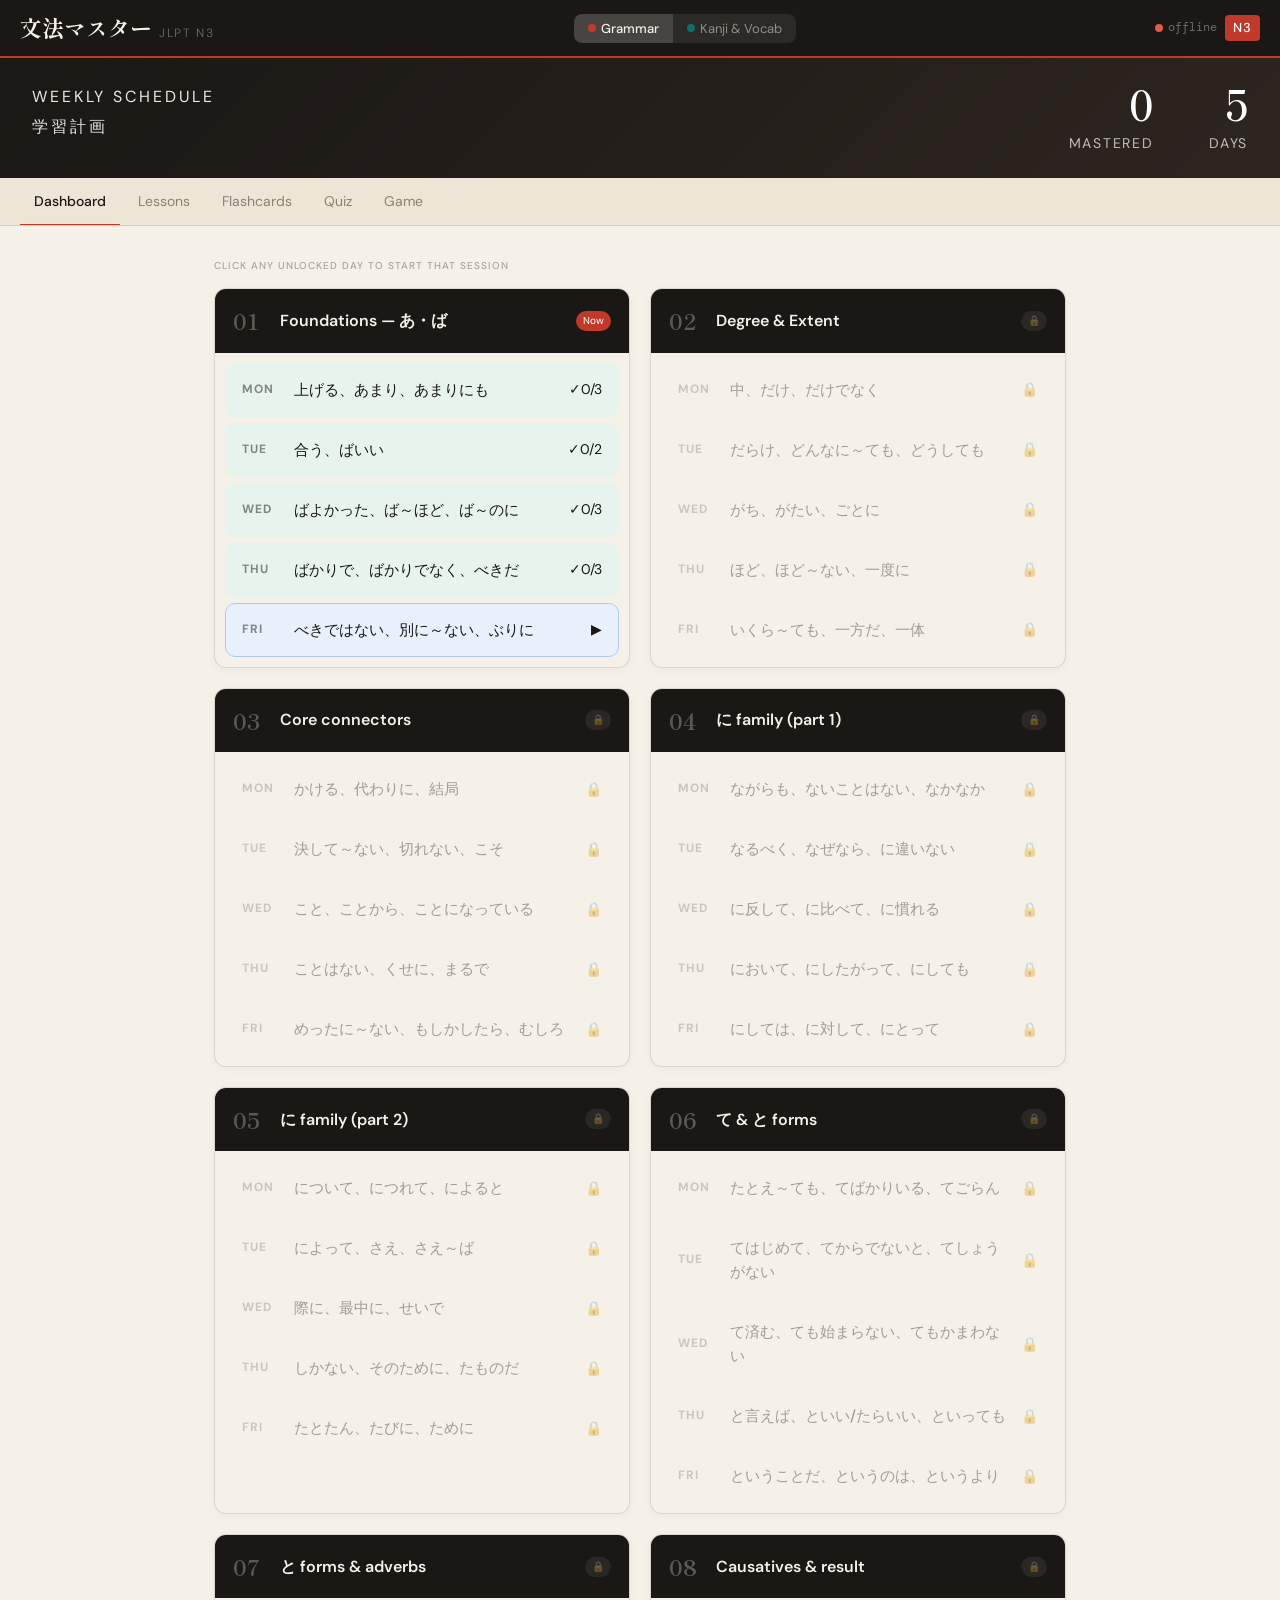
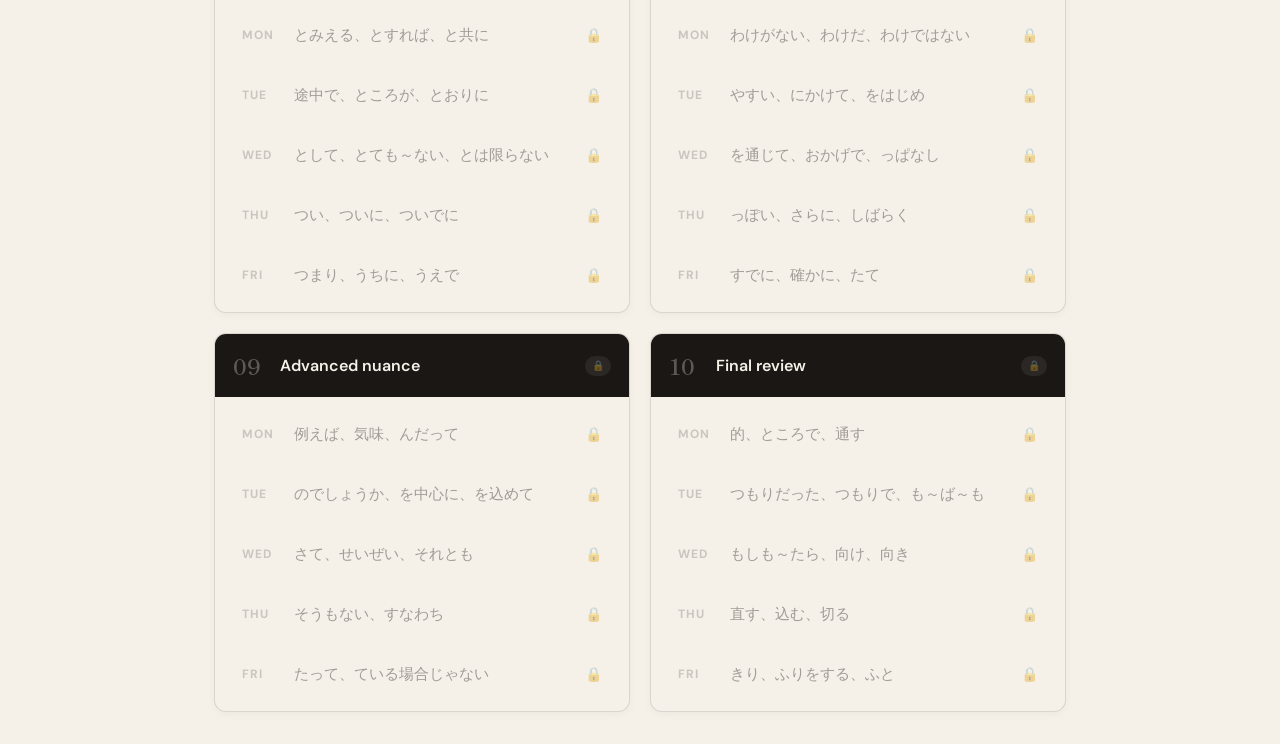
<file: index.html>
<!DOCTYPE html>
<html lang="en">
<head>
<meta charset="UTF-8">
<meta name="viewport" content="width=device-width, initial-scale=1.0">
<title>N3 Grammar Master — JLPT Study</title>
<link href="https://fonts.googleapis.com/css2?family=Shippori+Mincho:wght@400;600;700&family=DM+Sans:ital,wght@0,300;0,400;0,500;1,300&family=DM+Mono:wght@400;500&display=swap" rel="stylesheet">
<link rel="stylesheet" href="css/styles.css">
<link rel="stylesheet" href="css/kanji.css">
</head>
<body>

<header>
  <div class="logo" onclick="switchMode(currentMode, 'schedule')" style="cursor:pointer">
    <span class="logo-jp" id="logo-title">文法マスター</span>
    <span class="logo-en">JLPT N3</span>
  </div>
  <div class="mode-switch-header">
    <button class="ph-btn active" id="sw-grammar" onclick="switchMode('grammar')"><span style="display:inline-block;width:8px;height:8px;border-radius:50%;background:var(--red);margin-right:5px"></span>Grammar</button>
    <button class="ph-btn" id="sw-kanji" onclick="switchMode('kanji')"><span style="display:inline-block;width:8px;height:8px;border-radius:50%;background:var(--teal);margin-right:5px"></span>Kanji & Vocab</button>
  </div>
  <div class="header-right">
    <div class="sync-status"><div class="sync-dot" id="sync-dot"></div><span id="sync-label">…</span></div>
    <span class="level-badge">N3</span>
  </div>
</header>

<div class="hero-strip" id="global-hero">
  <div class="hero-title"><span id="hero-sub">Weekly Schedule</span><span id="hero-main">学習計画</span></div>
  <div class="hero-stats" id="hero-stats">
    <div class="hstat"><span class="hstat-num" id="h-stat-1">0</span><span class="hstat-lbl" id="h-lbl-1">Mastered</span></div>
    <div class="hstat"><span class="hstat-num" id="h-stat-2">1</span><span class="hstat-lbl" id="h-lbl-2">Day</span></div>
  </div>
</div>

<div class="mode-tabs" id="global-mode-tabs">
  <div class="tab-scroll-wrap">
    <button class="mode-tab active" id="tab-schedule" onclick="showPage('schedule',this)">Dashboard</button>
    <button class="mode-tab" id="tab-lessons" onclick="showPage('lessons',this)">Lessons</button>
    <button class="mode-tab" id="tab-flashcards" onclick="showPage('flashcards',this)">Flashcards</button>
    <button class="mode-tab" id="tab-quiz" onclick="showPage('quiz',this)">Quiz</button>
    <button class="mode-tab" id="tab-game" onclick="showPage('game',this)">Game</button>
  </div>
  <div class="filter-select-wrap" id="global-filter-wrap">
    <button class="exam-entry-btn" id="tab-exam" onclick="showPage('exam',this)">Exam</button>
    <select id="global-filter-select" onchange="setGF(this.value)">
      <option value="all">All Items</option>
      <option value="today">Today</option>
      <option value="week">This Week</option>
      <option value="month">This Month</option>
      <option value="reached">Unlocked</option>
      <option value="srs_review">SRS Review</option>
    </select>
    <select id="type-filter-select" onchange="setTF(this.value)" style="display:none">
      <option value="all">All Types</option>
      <option value="kanji">Kanji Only</option>
      <option value="vocab">Vocab Only</option>
    </select>
  </div>
</div>

<div class="toast" id="toast"></div>

<!-- SCHEDULE -->
<div id="page-schedule" class="page active">
  <div class="page-body">
    <div class="section-label" style="margin-bottom:.9rem">Click any unlocked day to start that session</div>
    <div class="sched-grid" id="sched-grid"></div>
  </div>
</div>

<!-- LESSONS -->
<div id="page-lessons" class="page">
  <div class="page-body" id="lessons-body"></div>
</div>

<!-- FLASHCARDS -->
<div id="page-flashcards" class="page">
  <div class="page-body" id="fc-body"></div>
</div>

<!-- QUIZ -->
<div id="page-quiz" class="page">
  <div class="page-body" id="quiz-body"></div>
</div>

<!-- EXAM MODE -->
<div id="page-exam" class="page">
  <div class="page-body" id="exam-body"></div>
</div>

<!-- GAME -->
<div id="page-game" class="page">
  <div class="page-body" id="game-body"></div>
</div>

<script src="js/app.js"></script>
<script src="js/kanji.js"></script>
</body>
</html>
</file>
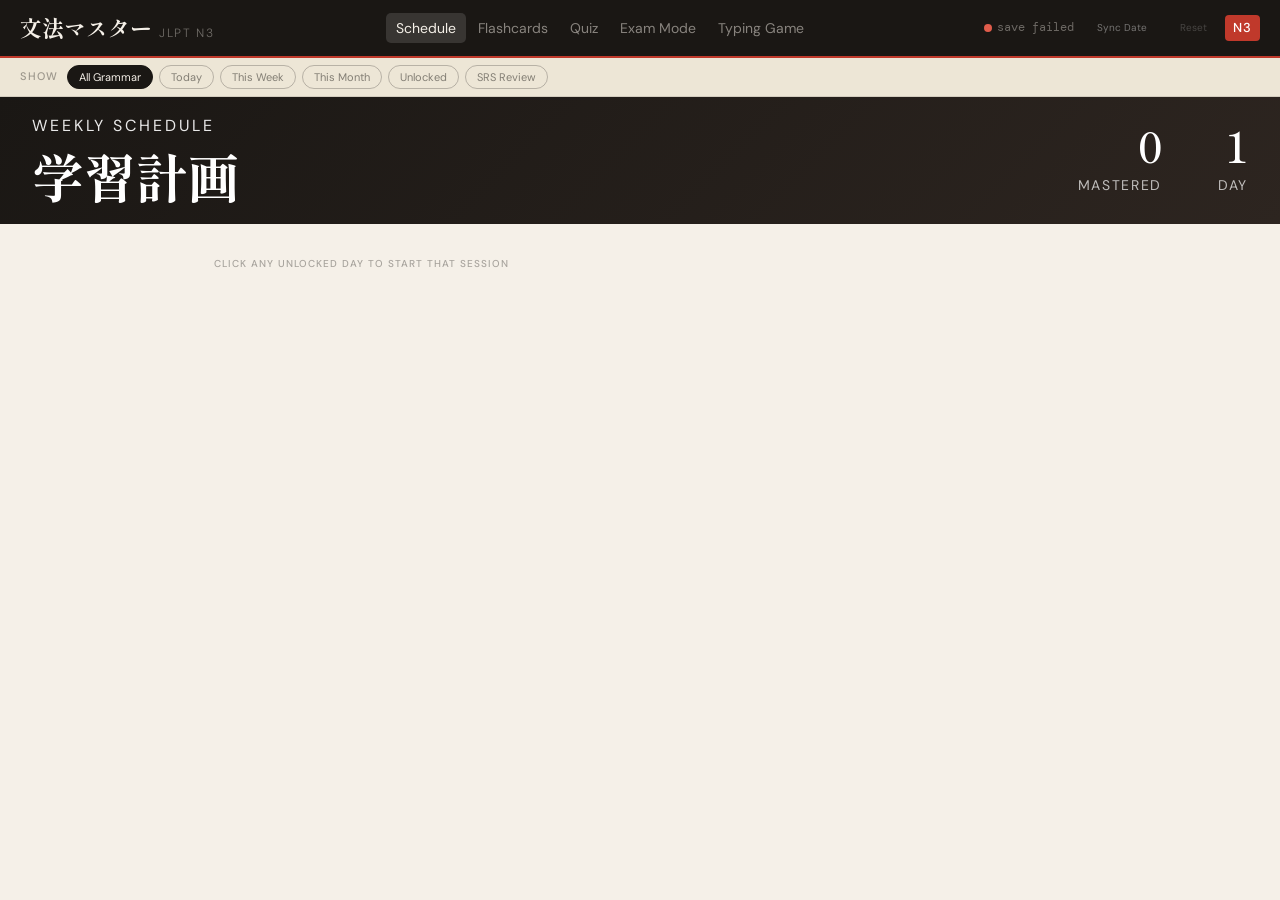
<file: jlpt_n3_study (5).html>
<!DOCTYPE html>
<html lang="en">
<head>
<meta charset="UTF-8">
<meta name="viewport" content="width=device-width, initial-scale=1.0">
<title>N3 Grammar Master — JLPT Study</title>
<link href="https://fonts.googleapis.com/css2?family=Shippori+Mincho:wght@400;600;700&family=DM+Sans:ital,wght@0,300;0,400;0,500;1,300&family=DM+Mono:wght@400;500&display=swap" rel="stylesheet">
<link rel="stylesheet" href="css/styles.css">
</head>
<body>

<header>
  <div class="logo">
    <span class="logo-jp">文法マスター</span>
    <span class="logo-en">JLPT N3</span>
  </div>
  <nav>
    <button class="nav-btn active" onclick="showPage('schedule')">Schedule</button>
    <button class="nav-btn" onclick="showPage('flashcards')">Flashcards</button>
    <button class="nav-btn" onclick="showPage('quiz')">Quiz</button>
    <button class="nav-btn" onclick="showPage('exam')">Exam Mode</button>
    <button class="nav-btn" onclick="showPage('game')">Typing Game</button>
  </nav>
  <div class="header-right">
    <div class="sync-status"><div class="sync-dot" id="sync-dot"></div><span id="sync-label">…</span></div>
    <button class="nav-btn" style="color:rgba(255,255,255,0.4);margin-left:5px;font-size:10px" onclick="syncDate()">Sync Date</button>
    <button class="nav-btn" style="color:rgba(255,255,255,0.2);margin-left:5px;font-size:10px" onclick="resetData()">Reset</button>
    <span class="level-badge">N3</span>
  </div>
</header>

<div class="filter-bar">
  <span class="fb-label">Show</span>
  <button class="fpill active" onclick="setGF('all',this)">All Grammar</button>
  <button class="fpill" onclick="setGF('today',this)">Today</button>
  <button class="fpill" onclick="setGF('week',this)">This Week</button>
  <button class="fpill" onclick="setGF('month',this)">This Month</button>
  <button class="fpill" onclick="setGF('reached',this)">Unlocked</button>
  <button class="fpill" onclick="setGF('srs_review',this)">SRS Review</button>
</div>

<div class="toast" id="toast"></div>

<!-- SCHEDULE -->
<div id="page-schedule" class="page active">
  <div class="hero-strip">
    <div class="hero-title"><span>Weekly Schedule</span>学習計画</div>
    <div class="hero-stats">
      <div class="hstat"><span class="hstat-num" id="h-know">0</span><span class="hstat-lbl">Mastered</span></div>
      <div class="hstat"><span class="hstat-num" id="h-day">1</span><span class="hstat-lbl">Day</span></div>
    </div>
  </div>
  <div class="page-body">
    <div class="section-label" style="margin-bottom:.9rem">Click any unlocked day to start that session</div>
    <div class="sched-grid" id="sched-grid"></div>
  </div>
</div>

<!-- DAY DETAIL -->
<div id="page-day" class="page">
  <div class="dd-header">
    <button class="back-btn" onclick="showPage('schedule')">← Back</button>
    <div>
      <div class="dd-title" id="dd-title">Monday — Week 1</div>
      <div class="dd-sub" id="dd-sub">3 grammar points</div>
    </div>
  </div>
  <div class="mode-tabs">
    <button class="mode-tab active" onclick="switchTab('d-lesson',this)">Lessons</button>
    <button class="mode-tab" onclick="switchTab('d-fc',this)">Flashcards</button>
    <button class="mode-tab" onclick="switchTab('d-quiz',this)">Quiz</button>
    <button class="mode-tab" onclick="switchTab('d-exam',this)">Exam</button>
    <button class="mode-tab" onclick="switchTab('d-game',this)">Game</button>
  </div>
  <div class="page-body" style="padding-top:1.1rem">
    <div id="d-lesson" class="mode-panel active"></div>
    <div id="d-fc" class="mode-panel"></div>
    <div id="d-quiz" class="mode-panel"></div>
    <div id="d-exam" class="mode-panel"></div>
    <div id="d-game" class="mode-panel"></div>
  </div>
</div>

<!-- FLASHCARDS -->
<div id="page-flashcards" class="page">
  <div class="hero-strip">
    <div class="hero-title"><span>Flashcard Deck</span>フラッシュカード</div>
    <div class="hero-stats">
      <div class="hstat"><span class="hstat-num" id="fc-known-h">0</span><span class="hstat-lbl">Mastered</span></div>
    </div>
  </div>
  <div class="page-body" id="fc-body"></div>
</div>

<!-- QUIZ -->
<div id="page-quiz" class="page">
  <div class="hero-strip">
    <div class="hero-title"><span>Multiple Choice</span>クイズ</div>
    <div class="hero-stats">
      <div class="hstat"><span class="hstat-num" id="qh-pct">—</span><span class="hstat-lbl">Accuracy</span></div>
    </div>
  </div>
  <div class="page-body" id="quiz-body"></div>
</div>

<!-- EXAM MODE -->
<div id="page-exam" class="page">
  <div class="hero-strip">
    <div class="hero-title"><span>JLPT N3 Style</span>試験モード</div>
    <div class="hero-stats">
      <div class="hstat"><span class="hstat-num" id="exam-h">0</span><span class="hstat-lbl">Score</span></div>
    </div>
  </div>
  <div class="page-body" id="exam-body"></div>
</div>

<!-- GAME -->
<div id="page-game" class="page">
  <div class="hero-strip">
    <div class="hero-title"><span>Recall Training</span>タイピングゲーム</div>
    <div class="hero-stats">
      <div class="hstat"><span class="hstat-num" id="gh-streak">0</span><span class="hstat-lbl">Best</span></div>
    </div>
  </div>
  <div class="page-body" id="game-body"></div>
</div>

<script src="js/app.js"></script>
</body>
</html>
</file>
<file: css/styles.css>
:root {
  --ink: #1a1714;
  --paper: #f5f0e8;
  --paper2: #ede6d6;
  --red: #c0392b;
  --red-l: #f9ebe9;
  --green: #1a6b4a;
  --green-l: #e6f4ed;
  --gold: #b8860b;
  --gold-l: #fdf6e3;
  --blue: #1a4a8a;
  --blue-l: #e8f0fb;
  --purple: #5a2d82;
  --purple-l: #f0e8fb;
  --teal: #0d6e6e;
  --teal-l: #e0f5f5;
  --border: rgba(26, 23, 20, 0.12);
  --border-s: rgba(26, 23, 20, 0.25);
}
* {
  box-sizing: border-box;
  margin: 0;
  padding: 0;
}
body {
  font-family: "DM Sans", sans-serif;
  background: var(--paper);
  color: var(--ink);
  min-height: 100vh;
  font-size: 15px;
  line-height: 1.6;
}
/* HEADER */
header {
  background: var(--ink);
  color: var(--paper);
  padding: 0 1.25rem;
  display: flex;
  align-items: center;
  justify-content: space-between;
  height: 58px;
  position: sticky;
  top: 0;
  z-index: 200;
  border-bottom: 2px solid var(--red);
  gap: 6px;
}
.logo {
  display: flex;
  align-items: baseline;
  gap: 7px;
  flex-shrink: 0;
}
.logo-jp {
  font-family: "Shippori Mincho", serif;
  font-size: 22px;
  font-weight: 700;
}
.logo-en {
  font-size: 12px;
  font-weight: 300;
  color: rgba(245, 240, 232, 0.4);
  letter-spacing: 0.14em;
  text-transform: uppercase;
}
nav {
  display: flex;
  gap: 2px;
  flex-wrap: wrap;
}
.nav-btn {
  background: transparent;
  border: none;
  color: rgba(245, 240, 232, 0.5);
  padding: 6px 10px;
  font-family: "DM Sans", sans-serif;
  font-size: 14px;
  cursor: pointer;
  border-radius: 5px;
  transition: all 0.15s;
}
.nav-btn:hover {
  color: var(--paper);
  background: rgba(255, 255, 255, 0.08);
}
.nav-btn.active {
  color: var(--paper);
  background: rgba(255, 255, 255, 0.13);
}
.header-right {
  display: flex;
  align-items: center;
  gap: 8px;
  flex-shrink: 0;
}
.sync-status {
  display: flex;
  align-items: center;
  gap: 5px;
  font-size: 12px;
  color: rgba(245, 240, 232, 0.38);
  font-family: "DM Mono", monospace;
}
.sync-dot {
  width: 8px;
  height: 8px;
  border-radius: 50%;
  background: rgba(245, 240, 232, 0.2);
  transition: background 0.4s;
}
.sync-dot.syncing {
  background: #f5c542;
  animation: pulse 1s infinite;
}
.sync-dot.ok {
  background: #4caf82;
}
.sync-dot.error {
  background: #e05c4b;
}
@keyframes pulse {
  0%,
  100% {
    opacity: 1;
  }
  50% {
    opacity: 0.4;
  }
}
.level-badge {
  background: var(--red);
  color: #fff;
  font-size: 13px;
  font-weight: 500;
  padding: 3px 8px;
  border-radius: 4px;
  letter-spacing: 0.06em;
}
/* FILTER BAR */
.filter-bar {
  background: var(--paper2);
  border-bottom: 1px solid var(--border);
  padding: 7px 1.25rem;
  display: flex;
  align-items: center;
  gap: 6px;
  flex-wrap: wrap;
}
.fb-label {
  font-size: 11px;
  font-weight: 500;
  color: rgba(26, 23, 20, 0.38);
  letter-spacing: 0.1em;
  text-transform: uppercase;
  margin-right: 3px;
}
.fpill {
  padding: 4px 11px;
  border: 1px solid var(--border-s);
  border-radius: 100px;
  background: transparent;
  cursor: pointer;
  font-family: "DM Sans", sans-serif;
  font-size: 11px;
  color: rgba(26, 23, 20, 0.5);
  transition: all 0.15s;
  white-space: nowrap;
}
.fpill:hover {
  border-color: var(--ink);
  color: var(--ink);
}
.fpill.active {
  background: var(--ink);
  color: var(--paper);
  border-color: var(--ink);
}
/* PAGES */
.page {
  display: none;
}
.page.active {
  display: block;
  animation: fadeSlide 0.2s ease;
}
@keyframes fadeSlide {
  from {
    opacity: 0;
    transform: translateY(8px);
  }
  to {
    opacity: 1;
    transform: translateY(0);
  }
}
/* HERO */
.hero-strip {
  background: linear-gradient(135deg, var(--ink) 0%, #2d2520 100%);
  color: #fff;
  padding: 1.25rem 2rem;
  min-height: 120px;
  display: flex;
  flex-direction: row;
  align-items: center;
  justify-content: space-between;
  gap: 2rem;
}
.hero-title {
  font-family: "Shippori Mincho", serif;
  font-size: 52px;
  font-weight: 700;
  line-height: 1.1;
  color: #fff;
  text-align: left;
}
.hero-title span {
  display: block;
  font-family: "DM Sans", sans-serif;
  font-size: 16px;
  font-weight: 400;
  letter-spacing: 0.18em;
  text-transform: uppercase;
  color: #fff;
  margin-bottom: 12px;
  opacity: 0.9;
}
.hero-stats {
  display: flex;
  gap: 3.5rem;
  justify-content: flex-end;
  text-align: right;
}
.hstat {
  display: flex;
  flex-direction: column;
  align-items: flex-end;
}
.hstat-num {
  font-family: "Shippori Mincho", serif;
  font-size: 42px;
  font-weight: 600;
  display: block;
  color: #fff;
  line-height: 1;
}
.hstat-lbl {
  font-size: 14px;
  color: rgba(255, 255, 255, 0.7);
  letter-spacing: 0.12em;
  text-transform: uppercase;
  margin-top: 8px;
}
/* LAYOUT */
.page-body {
  max-width: 900px;
  margin: 0 auto;
  padding: 2rem 1.5rem;
}
/* SCHEDULE */
.sched-grid {
  display: grid;
  grid-template-columns: repeat(auto-fill, minmax(400px, 1fr));
  gap: 20px;
}
.week-block {
  border: 1px solid var(--border);
  border-radius: 12px;
  overflow: hidden;
  background: var(--paper);
  box-shadow: 0 2px 8px rgba(0, 0, 0, 0.04);
}
.wb-header {
  padding: 14px 18px;
  background: var(--ink);
  color: var(--paper);
  display: flex;
  align-items: center;
  gap: 12px;
}
.wb-num {
  font-family: "Shippori Mincho", serif;
  font-size: 22px;
  font-weight: 700;
  color: rgba(245, 240, 232, 0.3);
  min-width: 35px;
}
.wb-title {
  font-size: 16px;
  font-weight: 600;
  flex: 1;
}
.wb-status {
  font-size: 10px;
  padding: 2px 7px;
  border-radius: 10px;
}
.wbs-locked {
  background: rgba(255, 255, 255, 0.07);
  color: rgba(245, 240, 232, 0.35);
}
.wbs-current {
  background: var(--red);
  color: #fff;
}
.wbs-done {
  background: #4caf82;
  color: #fff;
}
.day-list {
  padding: 10px;
  display: flex;
  flex-direction: column;
  gap: 6px;
}
.day-row {
  display: flex;
  align-items: center;
  gap: 12px;
  padding: 14px 16px;
  border-radius: 10px;
  cursor: pointer;
  transition: all 0.15s ease;
  border: 1px solid transparent;
}
.day-row:hover:not(.locked) {
  background: var(--paper2);
  border-color: var(--border);
}
.day-row.locked {
  opacity: 0.38;
  cursor: not-allowed;
}
.day-row.today {
  background: var(--blue-l);
  border-color: #b0c8f0;
}
.day-row.done {
  background: var(--green-l);
}
.day-lbl {
  font-size: 12px;
  font-weight: 700;
  text-transform: uppercase;
  letter-spacing: 0.08em;
  color: rgba(26, 23, 20, 0.5);
  min-width: 40px;
}
.day-pts {
  font-size: 15px;
  color: var(--ink);
  flex: 1;
  line-height: 1.6;
  font-weight: 500;
}
.day-badge-icon {
  font-size: 14px;
}
/* DAY DETAIL */
.dd-header {
  background: var(--ink);
  color: var(--paper);
  padding: 1rem 1.25rem;
  display: flex;
  align-items: center;
  gap: 10px;
}
.back-btn {
  background: rgba(255, 255, 255, 0.1);
  border: none;
  color: var(--paper);
  padding: 5px 11px;
  border-radius: 6px;
  cursor: pointer;
  font-size: 11px;
  font-family: "DM Sans", sans-serif;
}
.back-btn:hover {
  background: rgba(255, 255, 255, 0.17);
}
.dd-title {
  font-family: "Shippori Mincho", serif;
  font-size: 20px;
  font-weight: 700;
}
.dd-sub {
  font-size: 11px;
  color: rgba(245, 240, 232, 0.45);
  margin-top: 1px;
}
/* MODE TABS */
.mode-tabs {
  display: flex;
  align-items: center;
  justify-content: space-between;
  padding: 0 1.25rem;
  border-bottom: 1px solid var(--border);
  background: var(--paper2);
  position: sticky;
  top: 58px;
  z-index: 100;
  gap: 15px;
}
.tab-scroll-wrap {
  display: flex;
  gap: 4px;
  overflow-x: auto;
  white-space: nowrap;
  scrollbar-width: none;
  flex: 1;
}
.tab-scroll-wrap::-webkit-scrollbar {
  display: none;
}
.mode-tab {
  padding: 14px 14px;
  border: none;
  border-bottom: 2px solid transparent;
  background: transparent;
  cursor: pointer;
  font-family: "DM Sans", sans-serif;
  font-size: 14px;
  color: rgba(26, 23, 20, 0.48);
  transition: all 0.15s;
  margin-bottom: -1px;
}
.mode-tab:hover {
  color: var(--ink);
}
.mode-tab.active {
  color: var(--ink);
  border-bottom-color: var(--red);
  font-weight: 500;
}
.filter-select-wrap {
  display: flex;
  align-items: center;
  gap: 12px;
  padding-right: 1.25rem;
}
.exam-entry-btn {
  background: var(--red);
  color: #fff;
  border: none;
  padding: 6px 12px;
  border-radius: 6px;
  font-family: inherit;
  font-size: 13px;
  font-weight: 500;
  cursor: pointer;
  transition: all 0.2s;
  white-space: nowrap;
}
.exam-entry-btn:hover {
  background: #a93226;
  transform: translateY(-1px);
}
.exam-entry-btn.active {
  background: #8e2c22;
  box-shadow: inset 0 2px 4px rgba(0, 0, 0, 0.2);
}
#global-filter-select,
#type-filter-select {
  padding: 4px 8px;
  border-radius: 6px;
  border: 1px solid var(--border-s);
  background: var(--paper);
  font-family: "DM Sans", sans-serif;
  font-size: 13px;
  color: var(--ink);
  cursor: pointer;
  outline: none;
}
#global-filter-select:hover,
#type-filter-select:hover {
  border-color: var(--ink);
}
@media (max-width: 600px) {
  .mode-tabs {
    padding: 0 0.75rem;
    gap: 10px;
  }
}
/* FLASHCARDS / SRS */
.prog-row {
  display: flex;
  align-items: center;
  gap: 8px;
  margin-bottom: 1.25rem;
}
.prog-counter {
  font-family: "DM Mono", monospace;
  font-size: 11px;
  color: rgba(26, 23, 20, 0.38);
  min-width: 52px;
}
.prog-track {
  flex: 1;
  height: 3px;
  background: var(--border);
  border-radius: 2px;
  overflow: hidden;
}
.prog-fill {
  height: 100%;
  background: var(--ink);
  border-radius: 2px;
  transition: width 0.4s ease;
}
.srs-scores {
  display: flex;
  gap: 10px;
}
.srs-sc {
  font-size: 11px;
  font-family: "DM Mono", monospace;
}
.srs-sc.k {
  color: var(--green);
}
.srs-sc.u {
  color: var(--gold);
}
.srs-sc.a {
  color: var(--red);
}
.card-scene {
  perspective: 1000px;
  cursor: pointer;
  min-height: 220px;
  width: 100%;
}
.card-3d {
  width: 100%;
  transform-style: preserve-3d;
  transition: transform 0.5s cubic-bezier(0.4, 0, 0.2, 1);
  position: relative;
}
.card-scene.flipped .card-3d {
  transform: rotateY(180deg);
}
.card-side {
  width: 100%;
  backface-visibility: hidden;
  border-radius: 12px;
  display: flex;
  flex-direction: column;
  align-items: center;
  justify-content: center;
  padding: 1.5rem;
  text-align: center;
}
/* Front stays fixed height, back is flexible */
.card-front {
  background: var(--ink);
  color: var(--paper);
  border: 2px solid rgba(255, 255, 255, 0.04);
  min-height: 180px;
}
.card-back-wrap {
  display: none;
  background: var(--paper2);
  border: 1px solid var(--border-s);
  border-radius: 12px;
  padding: 0.9rem 1.1rem;
  text-align: left;
  animation: fadeSlide 0.2s ease;
}
.card-scene.flipped .card-3d {
  transform: rotateY(180deg);
}
.card-front-wrap {
  display: block;
}
.card-3d {
  position: relative;
  width: 100%;
  height: 100%;
  transition: transform 0.6s;
  transform-style: preserve-3d;
}
.card-scene.flipped .card-3d {
  transform: rotateY(180deg);
}
.card-side {
  position: absolute;
  top: 0;
  left: 0;
  width: 100%;
  height: 100%;
  backface-visibility: hidden;
  border-radius: 12px;
  display: flex;
  flex-direction: column;
  align-items: center;
  justify-content: center;
  padding: 1.5rem;
  text-align: center;
  min-height: 220px;
}
.card-front {
  background: var(--ink);
  color: var(--paper);
  border: 2px solid rgba(255, 255, 255, 0.04);
  z-index: 2;
}
.card-back {
  background: var(--paper2);
  transform: rotateY(180deg);
  border: 1px solid var(--border-s);
}
.card-glyph {
  font-family: "Shippori Mincho", serif;
  font-size: 46px;
  font-weight: 700;
  margin-bottom: 7px;
}
.card-romaji {
  font-size: 12px;
  font-family: "DM Mono", monospace;
  color: rgba(245, 240, 232, 0.38);
  letter-spacing: 0.07em;
}
.card-tap {
  position: absolute;
  bottom: 12px;
  right: 16px;
  font-size: 10px;
  color: rgba(245, 240, 232, 0.2);
}
.card-meaning {
  font-family: "Shippori Mincho", serif;
  font-size: 18px;
  font-weight: 600;
  margin-bottom: 8px;
}
.card-ex {
  font-size: 11px;
  color: rgba(26, 23, 20, 0.48);
  line-height: 1.7;
  font-style: italic;
}
.card-corner {
  position: absolute;
  top: 10px;
  left: 14px;
  font-size: 10px;
  font-weight: 500;
  color: rgba(26, 23, 20, 0.25);
  letter-spacing: 0.1em;
  text-transform: uppercase;
}
.srs-tag {
  position: absolute;
  top: 12px;
  left: 14px;
  font-size: 10px;
  padding: 2px 8px;
  border-radius: 100px;
  font-weight: 500;
  letter-spacing: 0.05em;
  text-transform: uppercase;
}
.srs-tag.k {
  background: var(--green-l);
  color: var(--green);
}
.srs-tag.u {
  background: var(--gold-l);
  color: var(--gold);
}
.srs-actions {
  display: grid;
  grid-template-columns: 1fr 1fr 1fr;
  gap: 6px;
  margin: 0.75rem 0; /* Added vertical margin */
}
.btn-srs {
  padding: 10px 6px;
  border-radius: 7px;
  font-family: "DM Sans", sans-serif;
  font-size: 12px;
  font-weight: 500;
  cursor: pointer;
  transition: all 0.15s;
  border: 1px solid;
  text-align: center;
}
.btn-again {
  background: var(--red-l);
  border-color: #e8b8b4;
  color: var(--red);
}
.btn-again:hover {
  background: #f0ccc8;
}
.btn-unsure {
  background: var(--gold-l);
  border-color: #e8d080;
  color: var(--gold);
}
.btn-unsure:hover {
  background: #f5e898;
}
.btn-know {
  background: var(--green-l);
  border-color: #a8d4be;
  color: var(--green);
}
.btn-know:hover {
  background: #bce4d0;
}
.btn-flip-fc {
  width: 100%;
  margin-top: 1rem;
  padding: 12px;
  background: var(--paper2);
  border: 1px solid var(--border);
  border-radius: 8px;
  font-family: inherit;
  font-size: 13px;
  cursor: pointer;
  color: var(--ink);
  transition: all 0.2s;
}
.btn-flip-fc:hover {
  background: var(--border);
}

.lesson-link-icon {
  position: absolute;
  top: 12px;
  right: 12px;
  width: 32px;
  height: 32px;
  display: flex;
  align-items: center;
  justify-content: center;
  background: rgba(255, 255, 255, 0.8);
  border-radius: 50%;
  cursor: pointer;
  font-size: 16px;
  color: var(--ink);
  border: 1px solid var(--border);
  transition: all 0.2s;
  z-index: 10;
}
.lesson-link-icon:hover {
  background: #fff;
  transform: scale(1.1);
  box-shadow: 0 2px 8px rgba(0, 0, 0, 0.1);
}

/* QUIZ */
.quiz-scorebar {
  display: grid;
  grid-template-columns: repeat(3, 1fr);
  gap: 8px;
  margin-bottom: 1.25rem;
}
.qsc {
  background: var(--paper2);
  border: 1px solid var(--border);
  border-radius: 9px;
  padding: 0.8rem;
  text-align: center;
}
.qsc-num {
  font-family: "Shippori Mincho", serif;
  font-size: 26px;
  font-weight: 600;
  display: block;
  line-height: 1;
  margin-bottom: 2px;
}
.qsc-lbl {
  font-size: 10px;
  color: rgba(26, 23, 20, 0.38);
  letter-spacing: 0.1em;
  text-transform: uppercase;
}
.quiz-num {
  font-size: 11px;
  font-family: "DM Mono", monospace;
  color: rgba(26, 23, 20, 0.38);
  margin-bottom: 0.65rem;
}
.quiz-q-text {
  font-family: "Shippori Mincho", serif;
  font-size: 17px;
  font-weight: 600;
  margin-bottom: 5px;
  line-height: 1.4;
}
.quiz-q-sub {
  font-size: 20px;
  font-family: "Shippori Mincho", serif;
  color: var(--red);
  margin-bottom: 1.25rem;
  font-weight: 700;
}
.quiz-opts {
  display: grid;
  grid-template-columns: 1fr 1fr;
  gap: 7px;
  margin-bottom: 1rem;
}
.quiz-opt {
  padding: 13px;
  border: 1px solid var(--border-s);
  border-radius: 8px;
  background: var(--paper2);
  cursor: pointer;
  font-family: "DM Sans", sans-serif;
  font-size: 12px;
  text-align: left;
  color: var(--ink);
  line-height: 1.4;
  transition: all 0.15s;
}
.quiz-opt:hover:not(:disabled) {
  background: #e5dece;
  border-color: var(--ink);
}
.quiz-opt.correct {
  background: var(--green-l);
  border-color: #7cc4a0;
  color: var(--green);
  font-weight: 500;
}
.quiz-opt.wrong {
  background: var(--red-l);
  border-color: #e8b0aa;
  color: var(--red);
}
.quiz-fb {
  padding: 0.8rem 1rem;
  border-radius: 7px;
  font-size: 12px;
  line-height: 1.7;
  margin-bottom: 0.8rem;
  display: none;
}
.quiz-fb.good {
  background: var(--green-l);
  color: var(--green);
  border-left: 3px solid var(--green);
}
.quiz-fb.bad {
  background: var(--red-l);
  color: var(--red);
  border-left: 3px solid var(--red);
}
.btn-next {
  width: 100%;
  padding: 11px;
  border-radius: 7px;
  border: 1px solid var(--border-s);
  background: var(--ink);
  color: var(--paper);
  font-family: "DM Sans", sans-serif;
  font-size: 12px;
  font-weight: 500;
  cursor: pointer;
  display: none;
}
.btn-next:hover {
  opacity: 0.85;
}
/* EXAM */
.exam-type-bar {
  display: flex;
  gap: 5px;
  margin-bottom: 1.25rem;
  flex-wrap: wrap;
}
.exam-pill {
  padding: 5px 11px;
  border: 1px solid var(--border-s);
  border-radius: 100px;
  background: var(--purple-l);
  font-size: 11px;
  color: var(--purple);
  font-family: "DM Sans", sans-serif;
  font-weight: 500;
}
.sentence-parts {
  display: flex;
  gap: 5px;
  flex-wrap: wrap;
  margin: 0.75rem 0;
}
.part-chip {
  padding: 7px 12px;
  border: 1.5px solid var(--border-s);
  border-radius: 7px;
  background: var(--paper2);
  cursor: pointer;
  font-size: 13px;
  font-family: "Shippori Mincho", serif;
  user-select: none;
  transition: all 0.15s;
}
.part-chip:hover {
  border-color: var(--purple);
  background: var(--purple-l);
}
.part-chip.used {
  opacity: 0.35;
  pointer-events: none;
}
.sentence-slots {
  display: flex;
  gap: 5px;
  flex-wrap: wrap;
  margin: 0.75rem 0;
  min-height: 44px;
  padding: 7px;
  border: 1.5px dashed var(--border-s);
  border-radius: 7px;
}
.slot-chip {
  padding: 7px 12px;
  border: 1.5px solid var(--purple);
  border-radius: 7px;
  background: var(--purple-l);
  font-size: 13px;
  font-family: "Shippori Mincho", serif;
  cursor: pointer;
}
.passage-box {
  background: var(--paper2);
  border: 1px solid var(--border);
  border-radius: 7px;
  padding: 0.9rem 1.1rem;
  font-size: 13px;
  font-family: "Shippori Mincho", serif;
  line-height: 2;
  margin-bottom: 1rem;
}
/* GAME */
.game-header {
  display: flex;
  justify-content: space-between;
  align-items: center;
  margin-bottom: 1.25rem;
}
.streak-display {
  font-family: "Shippori Mincho", serif;
  font-size: 20px;
  font-weight: 600;
}
.streak-lbl {
  font-size: 10px;
  font-family: "DM Mono", monospace;
  color: rgba(26, 23, 20, 0.38);
  display: block;
  margin-top: 1px;
}
.game-prompt {
  background: var(--ink);
  color: var(--paper);
  border-radius: 11px;
  padding: 1.75rem 1.25rem;
  text-align: center;
  margin-bottom: 0.8rem;
  min-height: 120px;
  display: flex;
  flex-direction: column;
  align-items: center;
  justify-content: center;
}
.game-prompt-text {
  font-family: "Shippori Mincho", serif;
  font-size: 28px;
  font-weight: 700;
  line-height: 1.2;
  margin-bottom: 5px;
}
.game-prompt-sub {
  font-size: 10px;
  font-family: "DM Mono", monospace;
  color: rgba(245, 240, 232, 0.28);
  letter-spacing: 0.08em;
}
.game-hint {
  font-size: 11px;
  color: rgba(26, 23, 20, 0.38);
  margin-bottom: 0.9rem;
  text-align: center;
  font-style: italic;
}
.game-input-row {
  display: flex;
  gap: 6px;
  margin-bottom: 0.8rem;
}
.game-input {
  flex: 1;
  padding: 10px 13px;
  border: 1.5px solid var(--border-s);
  border-radius: 7px;
  background: var(--paper);
  font-family: "DM Mono", monospace;
  font-size: 13px;
  color: var(--ink);
  outline: none;
  transition: border-color 0.15s;
}
.game-input:focus {
  border-color: var(--ink);
}
.btn-check {
  padding: 10px 18px;
  border-radius: 7px;
  border: 1px solid var(--ink);
  background: var(--ink);
  color: var(--paper);
  font-family: "DM Sans", sans-serif;
  font-size: 12px;
  font-weight: 500;
  cursor: pointer;
}
.game-result {
  text-align: center;
  padding: 0.8rem;
  border-radius: 7px;
  font-size: 13px;
  font-weight: 500;
  display: none;
  margin-bottom: 0.8rem;
  line-height: 1.5;
}
.game-result.good {
  background: var(--green-l);
  color: var(--green);
}
.game-result.bad {
  background: var(--red-l);
  color: var(--red);
}
.badges-row {
  display: flex;
  gap: 6px;
  flex-wrap: wrap;
  margin-top: 0.6rem;
}
.badge {
  padding: 3px 9px;
  border-radius: 100px;
  font-size: 11px;
  border: 1px solid var(--border);
  color: rgba(26, 23, 20, 0.32);
  background: transparent;
  transition: all 0.3s;
}
.badge.earned {
  border-color: var(--gold);
  background: var(--gold-l);
  color: var(--gold);
  font-weight: 500;
}
/* LOCKED */
.locked-overlay {
  text-align: center;
  padding: 2.5rem 1.25rem;
}
.locked-icon {
  font-size: 42px;
  margin-bottom: 0.75rem;
  display: block;
}
.locked-title {
  font-family: "Shippori Mincho", serif;
  font-size: 20px;
  font-weight: 600;
  margin-bottom: 0.4rem;
}
.locked-sub {
  font-size: 13px;
  color: rgba(26, 23, 20, 0.48);
  line-height: 1.6;
}
/* BUTTONS */
.btn-primary {
  padding: 10px 18px;
  border-radius: 7px;
  border: 1px solid var(--ink);
  background: var(--ink);
  color: var(--paper);
  font-family: "DM Sans", sans-serif;
  font-size: 12px;
  font-weight: 500;
  cursor: pointer;
}
.btn-primary:hover {
  opacity: 0.85;
}
/* TOAST */
.toast {
  position: fixed;
  bottom: 20px;
  left: 50%;
  transform: translateX(-50%) translateY(60px);
  background: var(--ink);
  color: var(--paper);
  padding: 8px 16px;
  border-radius: 7px;
  font-size: 12px;
  font-family: "DM Sans", sans-serif;
  opacity: 0;
  transition: all 0.3s ease;
  z-index: 999;
  white-space: nowrap;
  pointer-events: none;
}
.toast.show {
  opacity: 1;
  transform: translateX(-50%) translateY(0);
}
.section-label {
  font-size: 10px;
  font-weight: 500;
  letter-spacing: 0.1em;
  text-transform: uppercase;
  color: rgba(26, 23, 20, 0.35);
  margin-bottom: 0.65rem;
}
/* LESSON CARDS */
.lesson-card {
  border: 1px solid var(--border);
  border-radius: 12px;
  overflow: hidden;
  margin-bottom: 1.25rem;
  background: var(--paper);
}
.lesson-header {
  background: var(--ink);
  color: var(--paper);
  padding: 1rem 1.25rem;
  display: flex;
  align-items: flex-start;
  justify-content: space-between;
  gap: 1rem;
}
.status-btn {
  width: 24px;
  height: 24px;
  border-radius: 50%;
  border: 1px solid var(--border-s);
  background: #fff;
  cursor: pointer;
  display: flex;
  align-items: center;
  justify-content: center;
  font-size: 11px;
  transition: all 0.2s;
  color: var(--ink);
  opacity: 0.6;
}
.status-btn:hover {
  opacity: 1;
  transform: scale(1.1);
}
.status-btn.again:hover {
  background: var(--red-l);
  color: var(--red);
  border-color: var(--red);
}
.status-btn.unsure:hover {
  background: var(--gold-l);
  color: var(--gold);
  border-color: var(--gold);
}
.status-btn.known:hover {
  background: var(--green-l);
  color: var(--green);
  border-color: var(--green);
}
.lesson-glyph {
  font-family: "Shippori Mincho", serif;
  font-size: 38px;
  font-weight: 700;
  line-height: 1;
}
.lesson-romaji {
  font-size: 11px;
  font-family: "DM Mono", monospace;
  color: rgba(245, 240, 232, 0.4);
  letter-spacing: 0.07em;
  margin-top: 4px;
}
.lesson-meaning {
  font-size: 14px;
  font-weight: 400;
  color: rgba(245, 240, 232, 0.75);
  text-align: right;
  line-height: 1.5;
  max-width: 55%;
}
.lesson-formation {
  padding: 0.9rem 1.25rem;
  background: var(--paper2);
  border-bottom: 1px solid var(--border);
  font-size: 12px;
  color: rgba(26, 23, 20, 0.55);
  font-family: "DM Mono", monospace;
  line-height: 1.6;
}
.lesson-formation strong {
  color: var(--ink);
  font-weight: 500;
}
.lesson-note {
  padding: 0.75rem 1.25rem;
  background: var(--gold-l);
  border-bottom: 1px solid rgba(184, 134, 11, 0.15);
  font-size: 12px;
  color: var(--gold);
  line-height: 1.6;
}
.lesson-note::before {
  content: "💡 ";
}
.lesson-examples {
  padding: 1rem 1.25rem;
  display: flex;
  flex-direction: column;
  gap: 1rem;
}
.ex-block {
  padding: 0.85rem 1rem;
  border-radius: 8px;
  border: 1px solid var(--border);
  background: var(--paper2);
}
.ex-jp {
  font-family: "Shippori Mincho", serif;
  font-size: 17px;
  line-height: 2.2;
  margin-bottom: 2px;
  color: var(--ink);
  font-weight: 600;
}
.ex-furigana {
  font-family: "Shippori Mincho", serif;
  font-size: 14px;
  line-height: 2.2;
  margin-bottom: 4px;
  color: var(--ink);
}
.ex-en {
  font-size: 13px;
  font-style: italic;
  color: #5c554d;
}
.ex-toggle-row {
  display: flex;
  gap: 6px;
  margin-top: 6px;
}
.ex-toggle {
  padding: 3px 9px;
  border: 1px solid var(--border-s);
  border-radius: 100px;
  background: transparent;
  cursor: pointer;
  font-size: 10px;
  font-family: "DM Sans", sans-serif;
  color: rgba(26, 23, 20, 0.45);
}
.ex-toggle:hover {
  background: var(--paper);
  color: var(--ink);
}
.lesson-tag {
  display: inline-block;
  padding: 2px 8px;
  border-radius: 100px;
  font-size: 10px;
  background: rgba(255, 255, 255, 0.12);
  color: rgba(245, 240, 232, 0.6);
  font-family: "DM Mono", monospace;
  margin-top: 6px;
}
@media (max-width: 600px) {
  header {
    padding: 0 0.75rem;
  }
  nav {
    display: none;
  }
  .quiz-opts {
    grid-template-columns: 1fr;
  }
  .hero-title {
    font-size: 22px;
  }
  .sched-grid {
    grid-template-columns: 1fr;
  }
  .srs-actions {
    grid-template-columns: 1fr;
  }
}
</file>
<file: css/kanji.css>
/* Kanji & Vocab Mode Styles */
.mode-switch-header {
  display: flex;
  background: rgba(255,255,255,0.08);
  border-radius: 8px;
  overflow: hidden;
}
.ph-btn {
  background: transparent;
  border: none;
  color: rgba(245,240,232,0.5);
  padding: 6px 14px;
  font-family: 'DM Sans', sans-serif;
  font-size: 13px;
  cursor: pointer;
  transition: all .15s;
  display: flex;
  align-items: center;
}
.ph-btn:hover {
  color: var(--paper);
  background: rgba(255,255,255,0.05);
}
.ph-btn.active {
  color: var(--paper);
  background: rgba(255,255,255,0.13);
  font-weight: 500;
}

/* Lesson Cards For Kanji */
.lesson-kanji {
  font-family: 'Shippori Mincho', serif;
  font-size: 52px;
  font-weight: 700;
  line-height: 1;
  color: var(--paper);
}
.lesson-vocab {
  font-family: 'Shippori Mincho', serif;
  font-size: 28px;
  font-weight: 700;
  line-height: 1.2;
  color: var(--paper);
}
.lesson-reading {
  font-size: 13px;
  font-family: 'DM Mono', monospace;
  color: rgba(245,240,232,0.45);
  margin-top: 6px;
}
.lesson-type-badge {
  font-size: 10px;
  padding: 2px 8px;
  border-radius: 10px;
  font-family: 'DM Mono', monospace;
  margin-top: 6px;
  display: inline-block;
}
.badge-kanji { background: rgba(90,45,130,0.5); color: #d4b8f8; }
.badge-noun { background: rgba(26,74,138,0.5); color: #b8d0f8; }
.badge-verb { background: rgba(13,110,110,0.5); color: #b8e8e8; }
.badge-adj { background: rgba(184,134,11,0.4); color: #fde8a0; }
.badge-adv { background: rgba(192,57,43,0.4); color: #f8c4bc; }
.lesson-meaning-big {
  font-size: 16px;
  font-weight: 400;
  color: rgba(245,240,232,0.8);
  text-align: right;
  line-height: 1.5;
  max-width: 50%;
}
.lesson-readings-row {
  padding: .75rem 1.25rem;
  background: var(--paper2);
  border-bottom: 1px solid var(--border);
  font-size: 12px;
  font-family: 'DM Mono', monospace;
  color: rgba(26,23,20,0.55);
  line-height: 1.8;
}
.lesson-readings-row strong { color: var(--ink); font-weight: 500; }
.lesson-examples { padding: 1rem 1.25rem; display: flex; flex-direction: column; gap: .85rem; }
.ex-block {
  padding: .75rem 1rem;
  border-radius: 8px;
  border: 1px solid var(--border);
  background: var(--paper2);
}
.ex-jp {
  font-family: 'Shippori Mincho', serif;
  font-size: 16px;
  line-height: 2.4;
  margin-bottom: 2px;
}
.ex-en {
  font-size: 12px;
  font-style: italic;
  color: rgba(26,23,20,0.5);
  margin-top: 2px;
  border-top: 1px solid rgba(26,23,20,0.07);
  padding-top: 4px;
}

/* Flashcard Specifics */
.card-type {
  position: absolute;
  top: 12px;
  left: 14px;
  font-size: 10px;
  padding: 2px 7px;
  border-radius: 10px;
  font-family: 'DM Mono', monospace;
}
.ct-kanji { background: rgba(90,45,130,0.4); color: #d4b8f8; }
.ct-noun { background: rgba(26,74,138,0.4); color: #b8d0f8; }
.ct-verb { background: rgba(13,110,110,0.4); color: #b8e8e8; }
.ct-adj { background: rgba(184,134,11,0.4); color: #fde8a0; }
.ct-adv { background: rgba(192,57,43,0.4); color: #f8c4bc; }

/* Schedule specific for kanji */
.type-dot {
  display: inline-block;
  width: 9px;
  height: 9px;
  border-radius: 50%;
  margin-right: 6px;
  vertical-align: middle;
  flex-shrink: 0;
}
.type-dot.k { background: #c0392b; }
.type-dot.v { background: #1a6b4a; }
</file>
